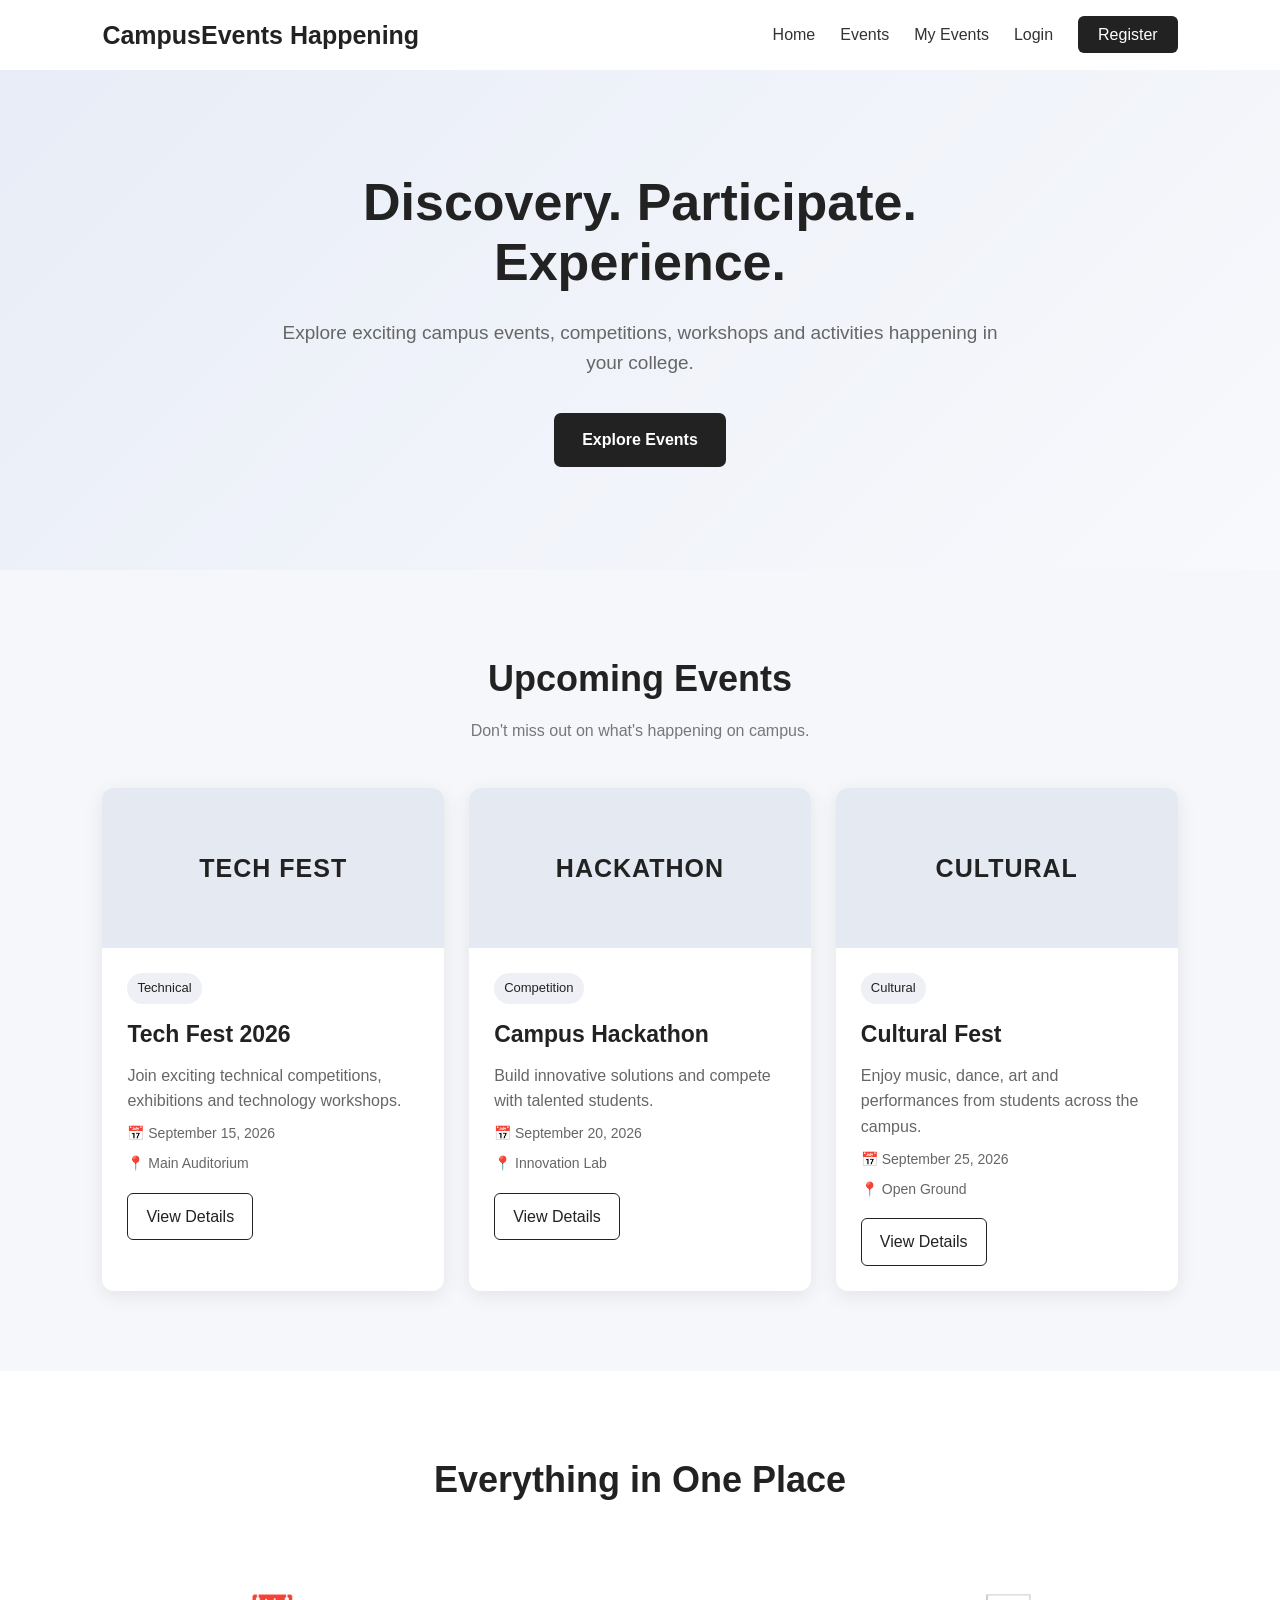
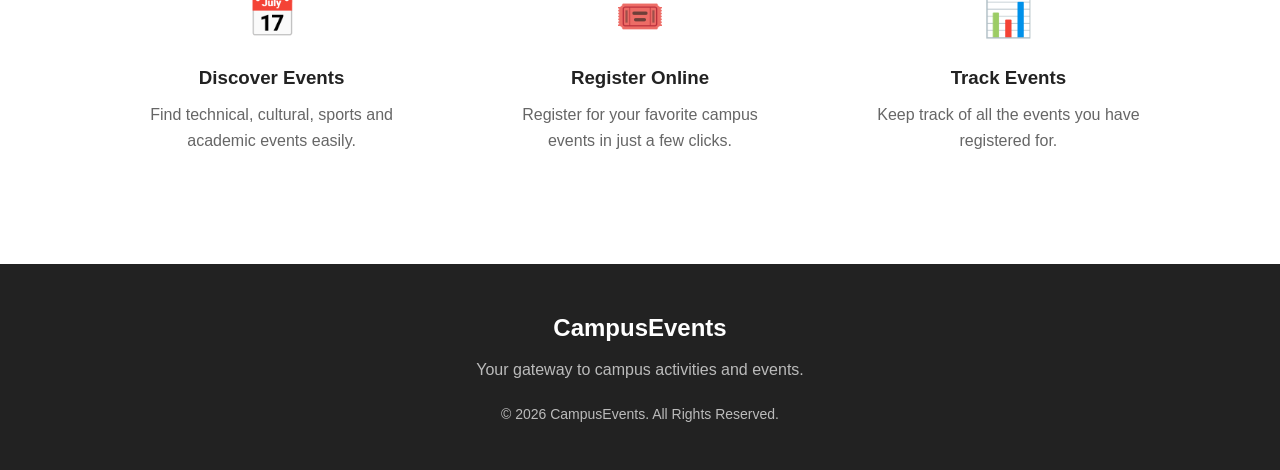
<file: frontend/frontend/index.html>
<!DOCTYPE html>
<html lang="en">
<head>
    <meta charset="UTF-8">
    <meta name="viewport" content="width=device-width, initial-scale=1.0">
    <title>Campus Events</title>

    <link rel="stylesheet" href="css/style.css">
</head>

<body>

    <!-- Navigation Bar -->
    <header>
        <nav class="navbar">
            <div class="logo">CampusEvents Happening</div>

            <ul class="nav-links">
    <li><a href="index.html">Home</a></li>
    <li><a href="events.html">Events</a></li>
    <li><a href="my-events.html">My Events</a></li>
    <li><a href="login.html">Login</a></li>
    <li><a href="register.html" class="nav-button">Register</a></li>
</ul>
        </nav>
    </header>


    <!-- Hero Section -->
    <section class="hero">

        <div class="hero-content">

            <h1>Discovery. Participate. Experience.</h1>

            <p>
                Explore exciting campus events, competitions,
                workshops and activities happening in your college.
            </p>

            <a href="events.html" class="primary-button">
                Explore Events
            </a>

        </div>

    </section>


    <!-- Upcoming Events -->
    <section class="events-section">

        <h2>Upcoming Events</h2>

        <p class="section-description">
            Don't miss out on what's happening on campus.
        </p>

        <div class="event-container">

            <!-- Event 1 -->
            <div class="event-card">

                <div class="event-image">
                    TECH FEST
                </div>

                <div class="event-content">

                    <span class="event-category">
                        Technical
                    </span>

                    <h3>Tech Fest 2026</h3>

                    <p>
                        Join exciting technical competitions,
                        exhibitions and technology workshops.
                    </p>

                    <p class="event-info">
                        📅 September 15, 2026
                    </p>

                    <p class="event-info">
                        📍 Main Auditorium
                    </p>

                    <a href="event-details.html" class="secondary-button">
                        View Details
                    </a>

                </div>

            </div>


            <!-- Event 2 -->
            <div class="event-card">

                <div class="event-image">
                    HACKATHON
                </div>

                <div class="event-content">

                    <span class="event-category">
                        Competition
                    </span>

                    <h3>Campus Hackathon</h3>

                    <p>
                        Build innovative solutions and compete
                        with talented students.
                    </p>

                    <p class="event-info">
                        📅 September 20, 2026
                    </p>

                    <p class="event-info">
                        📍 Innovation Lab
                    </p>

                    <a href="event-details.html" class="secondary-button">
                        View Details
                    </a>

                </div>

            </div>


            <!-- Event 3 -->
            <div class="event-card">

                <div class="event-image">
                    CULTURAL
                </div>

                <div class="event-content">

                    <span class="event-category">
                        Cultural
                    </span>

                    <h3>Cultural Fest</h3>

                    <p>
                        Enjoy music, dance, art and performances
                        from students across the campus.
                    </p>

                    <p class="event-info">
                        📅 September 25, 2026
                    </p>

                    <p class="event-info">
                        📍 Open Ground
                    </p>

                    <a href="event-details.html" class="secondary-button">
                        View Details
                    </a>

                </div>

            </div>

        </div>

    </section>


    <!-- Why Choose Us -->
    <section class="features-section">

        <h2>Everything in One Place</h2>

        <div class="features-container">

            <div class="feature">
                <div class="feature-icon">📅</div>
                <h3>Discover Events</h3>
                <p>
                    Find technical, cultural, sports and
                    academic events easily.
                </p>
            </div>

            <div class="feature">
                <div class="feature-icon">🎟️</div>
                <h3>Register Online</h3>
                <p>
                    Register for your favorite campus events
                    in just a few clicks.
                </p>
            </div>

            <div class="feature">
                <div class="feature-icon">📊</div>
                <h3>Track Events</h3>
                <p>
                    Keep track of all the events you have
                    registered for.
                </p>
            </div>

        </div>

    </section>


    <!-- Footer -->
    <footer>

        <div class="footer-content">

            <h3>CampusEvents</h3>

            <p>
                Your gateway to campus activities and events.
            </p>

            <p class="copyright">
                © 2026 CampusEvents. All Rights Reserved.
            </p>

        </div>

    </footer>


    <script src="js/script.js"></script>

</body>
</html>
</file>
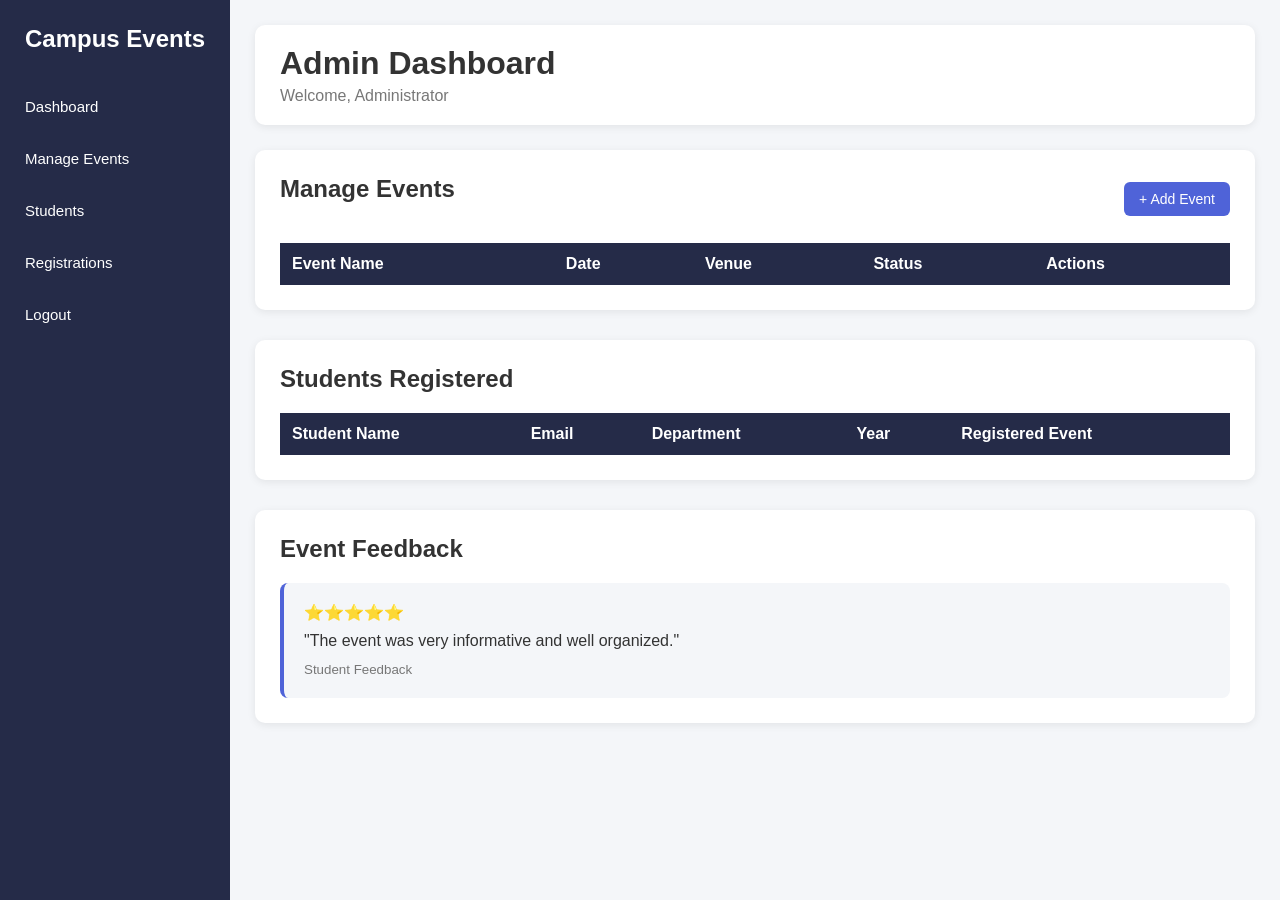
<file: admin (1)/admin/admin-dashboard.html>
<!DOCTYPE html>
<html lang="en">
<head>
    <meta charset="UTF-8">
    <meta name="viewport" content="width=device-width, initial-scale=1.0">

    <title>Campus Connect - Admin Dashboard</title>

    <link rel="stylesheet" href="admin.css">
</head>

<body>

    <!-- Sidebar -->
    <div class="sidebar">

        <h2>Campus Events</h2>

        <ul>
            <li>
                <a href="#dashboard">Dashboard</a>
            </li>

            <li>
                <a href="#events">Manage Events</a>
            </li>

            <li>
                <a href="#students">Students</a>
            </li>

            <li>
                <a href="#registrations">Registrations</a>
            </li>

            <li>
                <a href="admin-login.html">Logout</a>
            </li>
        </ul>

    </div>


    <!-- Main Content -->
    <div class="main-content">

        <!-- Header -->
        <header>

            <div>
                <h1>Admin Dashboard</h1>
                <p>Welcome, Administrator</p>
            </div>

        </header>

        <!-- Manage Events -->
        <section id="events" class="dashboard-section">

            <div class="section-header">

                <h2>Manage Events</h2>

                <button onclick="showAddEventForm()">
                    + Add Event
                </button>

            </div>


            <!-- Add Event Form -->

            <div id="addEventForm" class="add-event-form">

                <h3>Add New Event</h3>

                <label for="eventName">
                    Event Name
                </label>

                <input
                    type="text"
                    id="eventName"
                    placeholder="Enter event name"
                >


                <label for="eventDate">
                    Event Date
                </label>

                <input
                    type="date"
                    id="eventDate"
                >

		<label for="eventTime">
    Event Time
</label>

<input
    type="time"
    id="eventTime"
>


<label for="eventDescription">
    Description
</label>

<textarea
    id="eventDescription"
    placeholder="Enter event description"
></textarea>


<label for="eventCategory">
    Category
</label>

<select id="eventCategory">

    <option value="">
        Select category
    </option>

    <option value="Technical">
        Technical
    </option>

    <option value="Cultural">
        Cultural
    </option>

    <option value="Sports">
        Sports
    </option>

    <option value="Workshop">
        Workshop
    </option>

    <option value="Other">
        Other
    </option>

</select>



                <label for="eventVenue">
                    Venue
                </label>

                <input
                    type="text"
                    id="eventVenue"
                    placeholder="Enter venue"
                >


                <label for="eventStatus">
                    Event Status
                </label>

                <select id="eventStatus">

                    <option value="upcoming">
                        Upcoming
                    </option>

                    <option value="ongoing">
                        Ongoing
                    </option>

                    <option value="completed">
                        Completed
                    </option>

                </select>


                <div class="form-buttons">

                    <button onclick="saveNewEvent()">
                        Save Event
                    </button>

                    <button
                        class="cancel-button"
                        onclick="hideAddEventForm()"
                    >
                        Cancel
                    </button>

                </div>

            </div>


            <!-- Edit Event Form -->

            <div id="editEventForm" class="add-event-form">

                <h3>Edit Event</h3>

                <input type="hidden" id="editEventRow">

                <label for="editEventName">
                    Event Name
                </label>

                <input
                    type="text"
                    id="editEventName"
                    placeholder="Enter event name"
                >


                <label for="editEventDate">
                    Event Date
                </label>

                <input
                    type="date"
                    id="editEventDate"
                >


                <label for="editEventVenue">
                    Venue
                </label>

                <input
                    type="text"
                    id="editEventVenue"
                    placeholder="Enter venue"
                >


                <label for="editEventStatus">
                    Event Status
                </label>

                <select id="editEventStatus">

                    <option value="upcoming">
                        Upcoming
                    </option>

                    <option value="ongoing">
                        Ongoing
                    </option>

                    <option value="completed">
                        Completed
                    </option>

                </select>


                <div class="form-buttons">

                    <button onclick="updateEvent()">
                        Update Event
                    </button>

                    <button
                        class="cancel-button"
                        onclick="hideEditEventForm()"
                    >
                        Cancel
                    </button>

                </div>

            </div>


            <!-- Events Table -->

            <table>

                <thead>

                    <tr>
                        <th>Event Name</th>
                        <th>Date</th>
                        <th>Venue</th>
                        <th>Status</th>
                        <th>Actions</th>
                    </tr>

                </thead>

                <!-- Events will be loaded from MySQL -->

                <tbody id="eventTable">
                </tbody>

            </table>

        </section>


        
        <section class="dashboard-section">

    <h2>Students Registered</h2>

    <table>

        <thead>
            <tr>
                <th>Student Name</th>
                <th>Email</th>
                <th>Department</th>
                <th>Year</th>
                <th>Registered Event</th>
            </tr>
        </thead>

        <tbody id="studentsTableBody">
        </tbody>

    </table>

</section>
        <!-- Feedback -->

        <section id="feedback" class="dashboard-section">

            <h2>Event Feedback</h2>

            <div class="feedback-box">

                <p>
                    ⭐⭐⭐⭐⭐
                </p>

                <p>
                    "The event was very informative and well organized."
                </p>

                <small>
                    Student Feedback
                </small>

            </div>

        </section>

    </div>




    <script src="admin.js"></script>

</body>

</html>
</file>
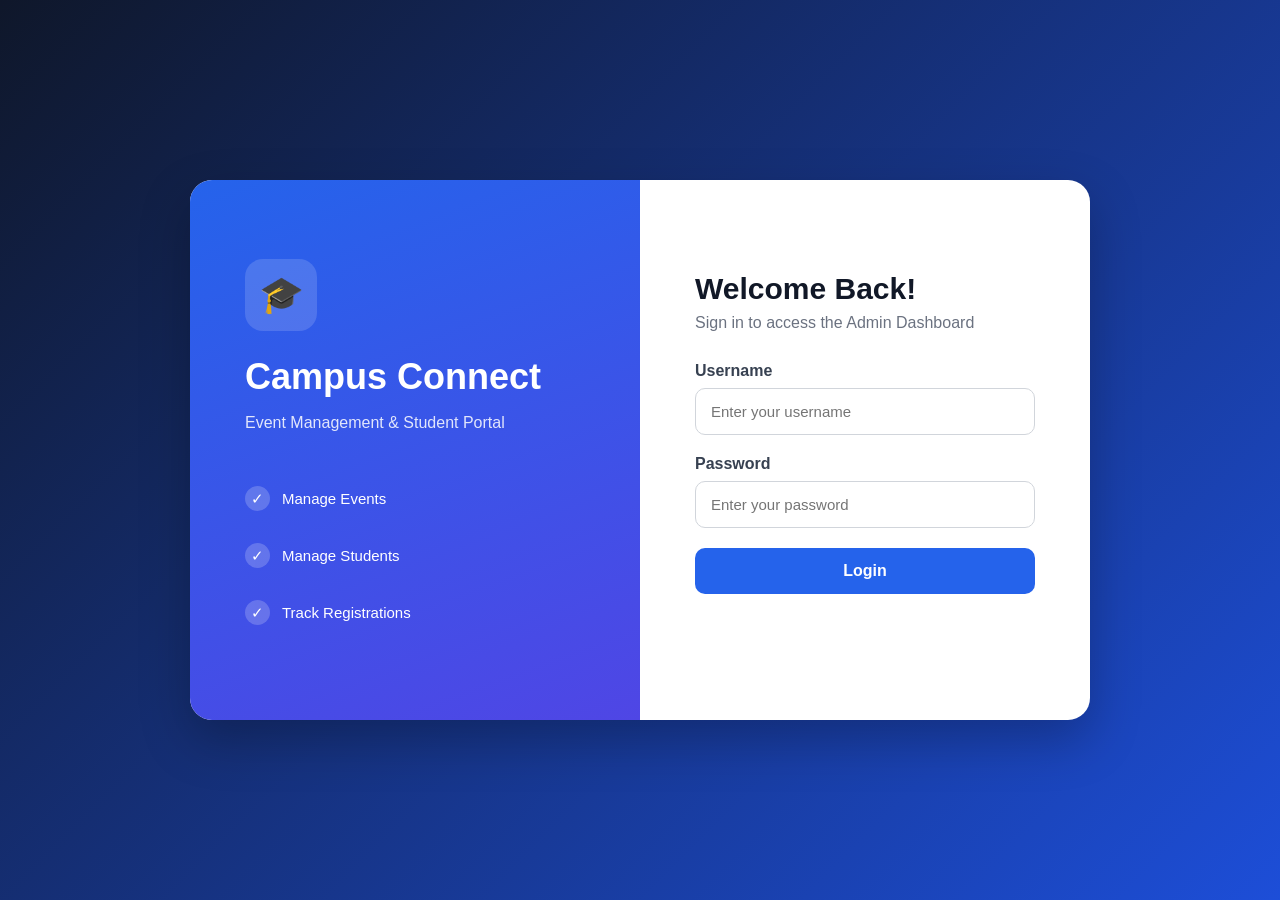
<file: admin (1)/admin/admin-login.html>
<!DOCTYPE html>
<html lang="en">

<head>
    <meta charset="UTF-8">
    <meta name="viewport" content="width=device-width, initial-scale=1.0">

    <title>Admin Login</title>

    <link rel="stylesheet" href="admin.css">
</head>

<body class="login-page">

    <div class="login-container">

        <div class="login-left">

            <div class="login-logo">
                🎓
            </div>

            <h1>Campus Connect</h1>

            <p>
                Event Management &amp; Student Portal
            </p>

            <div class="login-info">
                <span>✓</span>
                Manage Events
            </div>

            <div class="login-info">
                <span>✓</span>
                Manage Students
            </div>

            <div class="login-info">
                <span>✓</span>
                Track Registrations
            </div>

        </div>


        <div class="login-right">

            <h2>Welcome Back!</h2>

            <p class="login-subtitle">
                Sign in to access the Admin Dashboard
            </p>


            <form id="loginForm">

                <label for="username">
                    Username
                </label>

                <input
                    type="text"
                    id="username"
                    placeholder="Enter your username"
                    required
                >


                <label for="password">
                    Password
                </label>

                <input
                    type="password"
                    id="password"
                    placeholder="Enter your password"
                    required
                >


                <button type="submit">
                    Login
                </button>

            </form>

            <p id="loginMessage"></p>

        </div>

    </div>


    <script src="admin.js"></script>

</body>

</html>
</file>
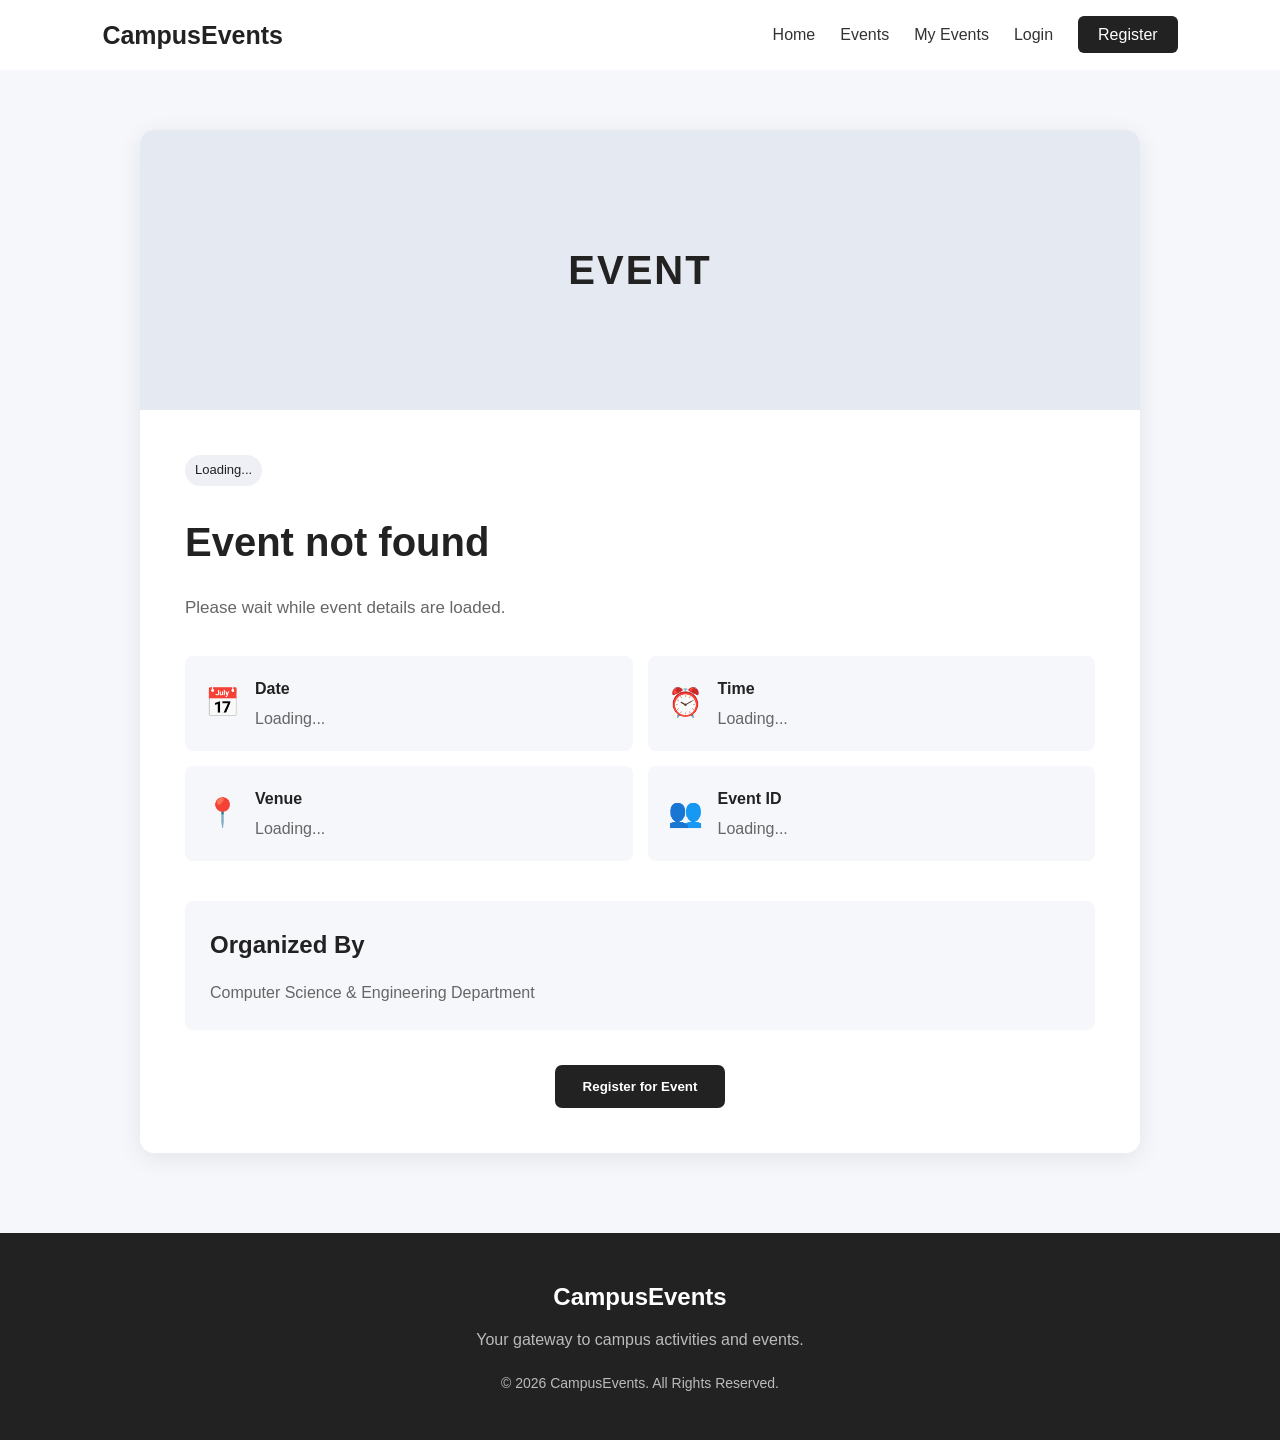
<file: frontend/frontend/event-details.html>
<!DOCTYPE html>
<html lang="en">

<head>
    <meta charset="UTF-8">
    <meta name="viewport" content="width=device-width, initial-scale=1.0">

    <title>Event Details - CampusEvents</title>

    <link rel="stylesheet" href="css/style.css">
</head>

<body>

    <!-- Navigation -->
    <header>

        <nav class="navbar">

            <div class="logo">
                CampusEvents
            </div>

            <ul class="nav-links">
                <li><a href="index.html">Home</a></li>
                <li><a href="events.html">Events</a></li>
                <li><a href="my-events.html">My Events</a></li>
                <li><a href="login.html">Login</a></li>
                <li><a href="register.html" class="nav-button">Register</a></li>
            </ul>

        </nav>

    </header>


    <!-- Event Details -->
    <main class="event-details-page">

        <div class="event-details-container">

            <div class="event-details-image" id="eventImage">
                EVENT
            </div>

            <div class="event-details-content">

                <span class="event-category" id="eventCategory">
                    Loading...
                </span>

                <h1 id="eventTitle">
                    Loading event...
                </h1>

                <p class="event-description" id="eventDescription">
                    Please wait while event details are loaded.
                </p>


                <!-- Event Information -->

                <div class="event-info-grid">

                    <div class="event-info-box">

                        <span class="info-icon">📅</span>

                        <div>
                            <strong>Date</strong>
                            <p id="eventDate">Loading...</p>
                        </div>

                    </div>


                    <div class="event-info-box">

                        <span class="info-icon">⏰</span>

                        <div>
                            <strong>Time</strong>
                            <p id="eventTime">Loading...</p>
                        </div>

                    </div>


                    <div class="event-info-box">

                        <span class="info-icon">📍</span>

                        <div>
                            <strong>Venue</strong>
                            <p id="eventVenue">Loading...</p>
                        </div>

                    </div>


                    <div class="event-info-box">

                        <span class="info-icon">👥</span>

                        <div>
                            <strong>Event ID</strong>
                            <p id="eventId">Loading...</p>
                        </div>

                    </div>

                </div>


                <!-- Organizer -->

                <div class="event-organizer">

                    <h2>Organized By</h2>

                    <p>
                        Computer Science & Engineering Department
                    </p>

                </div>


                <!-- Register -->

                <div class="event-register">

                    <button
                        class="primary-button"
                        id="registerEventButton"
                    >
                        Register for Event
                    </button>

                </div>

            </div>

        </div>

    </main>


    <!-- Footer -->

    <footer>

        <div class="footer-content">

            <h3>CampusEvents</h3>

            <p>
                Your gateway to campus activities and events.
            </p>

            <p class="copyright">
                © 2026 CampusEvents. All Rights Reserved.
            </p>

        </div>

    </footer>


    <script src="js/script.js"></script>

</body>

</html>
</file>
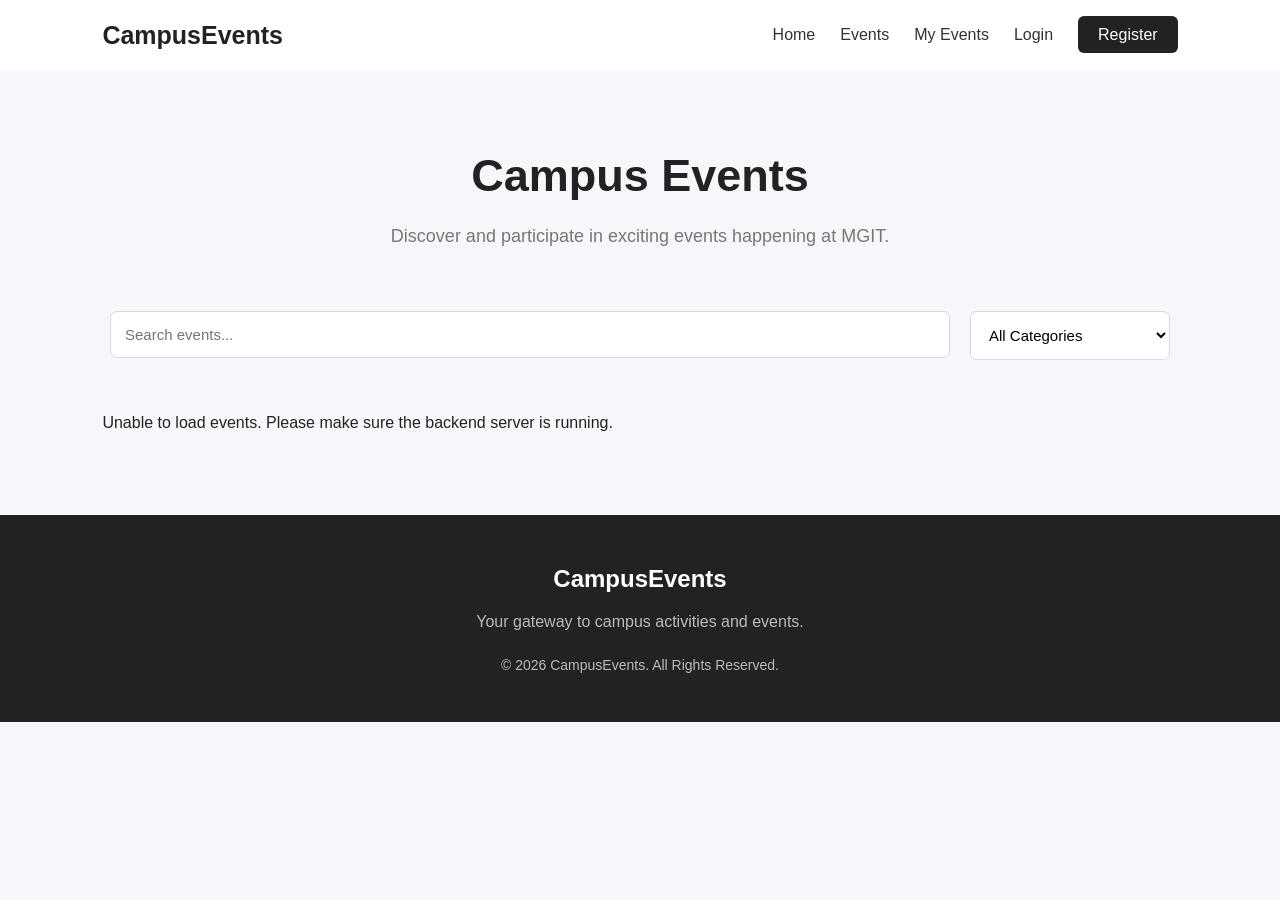
<file: frontend/frontend/events.html>
<!DOCTYPE html>
<html lang="en">

<head>
    <meta charset="UTF-8">
    <meta name="viewport" content="width=device-width, initial-scale=1.0">

    <title>Events - CampusEvents</title>

    <link rel="stylesheet" href="css/style.css">
</head>

<body>

    <!-- Navigation -->
    <header>

        <nav class="navbar">

            <div class="logo">
                CampusEvents
            </div>

            <ul class="nav-links">
                <li><a href="index.html">Home</a></li>
                <li><a href="events.html">Events</a></li>
                <li><a href="my-events.html">My Events</a></li>
                <li><a href="login.html">Login</a></li>
                <li><a href="register.html" class="nav-button">Register</a></li>
            </ul>

        </nav>

    </header>


    <!-- Events Header -->
    <section class="events-header">

        <h1>Campus Events</h1>

        <p>
            Discover and participate in exciting events happening at MGIT.
        </p>

    </section>


    <!-- Search and Filter -->
    <section class="event-controls">

        <div class="search-box">

            <input
                type="text"
                id="eventSearch"
                placeholder="Search events..."
            >

        </div>


        <div class="filter-box">

            <select id="categoryFilter">

                <option value="all">
                    All Categories
                </option>

                <option value="technical">
                    Technical
                </option>

                <option value="cultural">
                    Cultural
                </option>

                <option value="sports">
                    Sports
                </option>

                <option value="workshop">
                    Workshop
                </option>

            </select>

        </div>

    </section>


    <!-- Events -->
    <section class="all-events-section">

        <div
            class="all-events-container"
            id="eventsContainer"
        >

            <!-- Events will be loaded from MySQL -->

        </div>

    </section>


    <!-- No Results Message -->

    <div
        id="noResults"
        class="no-results"
        style="display: none;"
    >
        No events found.
    </div>


    <!-- Footer -->

    <footer>

        <div class="footer-content">

            <h3>CampusEvents</h3>

            <p>
                Your gateway to campus activities and events.
            </p>

            <p class="copyright">
                © 2026 CampusEvents. All Rights Reserved.
            </p>

        </div>

    </footer>


    <script src="js/script.js"></script>

</body>

</html>
</file>
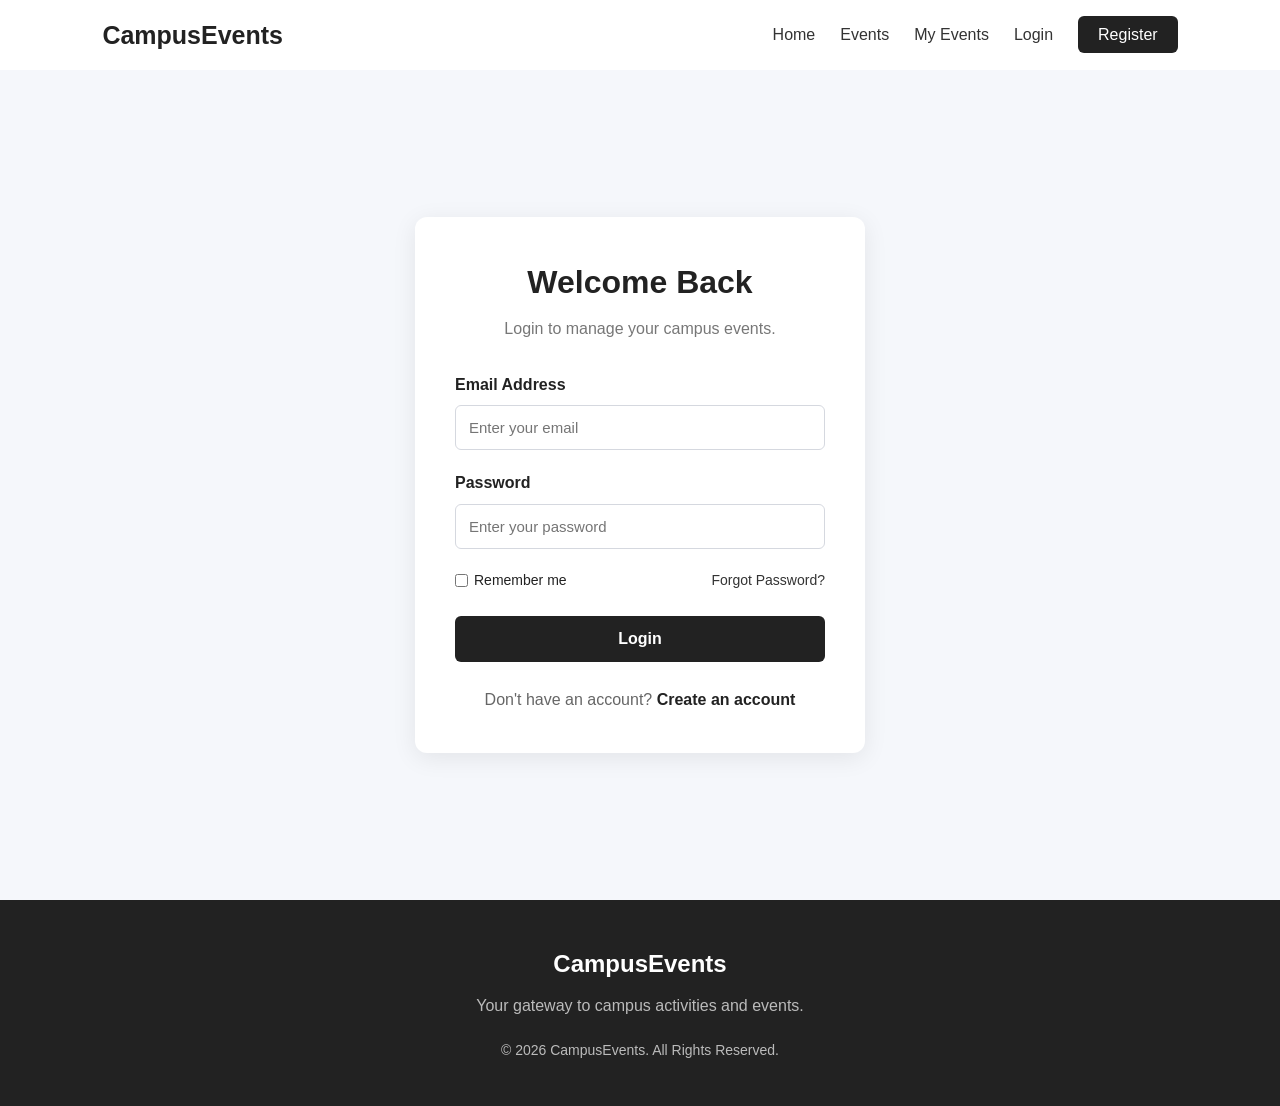
<file: frontend/frontend/login.html>
<!DOCTYPE html>
<html lang="en">
<head>
    <meta charset="UTF-8">
    <meta name="viewport" content="width=device-width, initial-scale=1.0">

    <title>Login - CampusEvents</title>

    <link rel="stylesheet" href="css/style.css">
</head>

<body>

    <!-- Navigation -->
    <header>
        <nav class="navbar">

            <div class="logo">
                CampusEvents
            </div>

            <ul class="nav-links">
    <li><a href="index.html">Home</a></li>
    <li><a href="events.html">Events</a></li>
    <li><a href="my-events.html">My Events</a></li>
    <li><a href="login.html">Login</a></li>
    <li><a href="register.html" class="nav-button">Register</a></li>
</ul>

        </nav>
    </header>


    <!-- Login Section -->
    <main class="auth-section">

        <div class="auth-container">

            <div class="auth-header">

                <h1>Welcome Back</h1>

                <p>
                    Login to manage your campus events.
                </p>

            </div>


            <!-- Login Form -->
            <form id="loginForm">

                <div class="form-group">

                    <label for="email">
                        Email Address
                    </label>

                    <input
                        type="email"
                        id="email"
                        placeholder="Enter your email"
                        required
                    >

                </div>


                <div class="form-group">

                    <label for="password">
                        Password
                    </label>

                    <input
                        type="password"
                        id="password"
                        placeholder="Enter your password"
                        required
                    >

                </div>


                <div class="form-options">

                    <label class="remember-me">

                        <input
                            type="checkbox"
                            id="remember"
                        >

                        Remember me

                    </label>

                    <a href="#">
                        Forgot Password?
                    </a>

                </div>


                <button
                    type="submit"
                    class="auth-button"
                >
                    Login
                </button>

            </form>


            <div class="auth-footer">

                <p>
                    Don't have an account?
                    <a href="register.html">
                        Create an account
                    </a>
                </p>

            </div>

        </div>

    </main>


    <!-- Footer -->
    <footer>

        <div class="footer-content">

            <h3>CampusEvents</h3>

            <p>
                Your gateway to campus activities and events.
            </p>

            <p class="copyright">
                © 2026 CampusEvents. All Rights Reserved.
            </p>

        </div>

    </footer>


    <script src="js/script.js"></script>

</body>
</html>
</file>
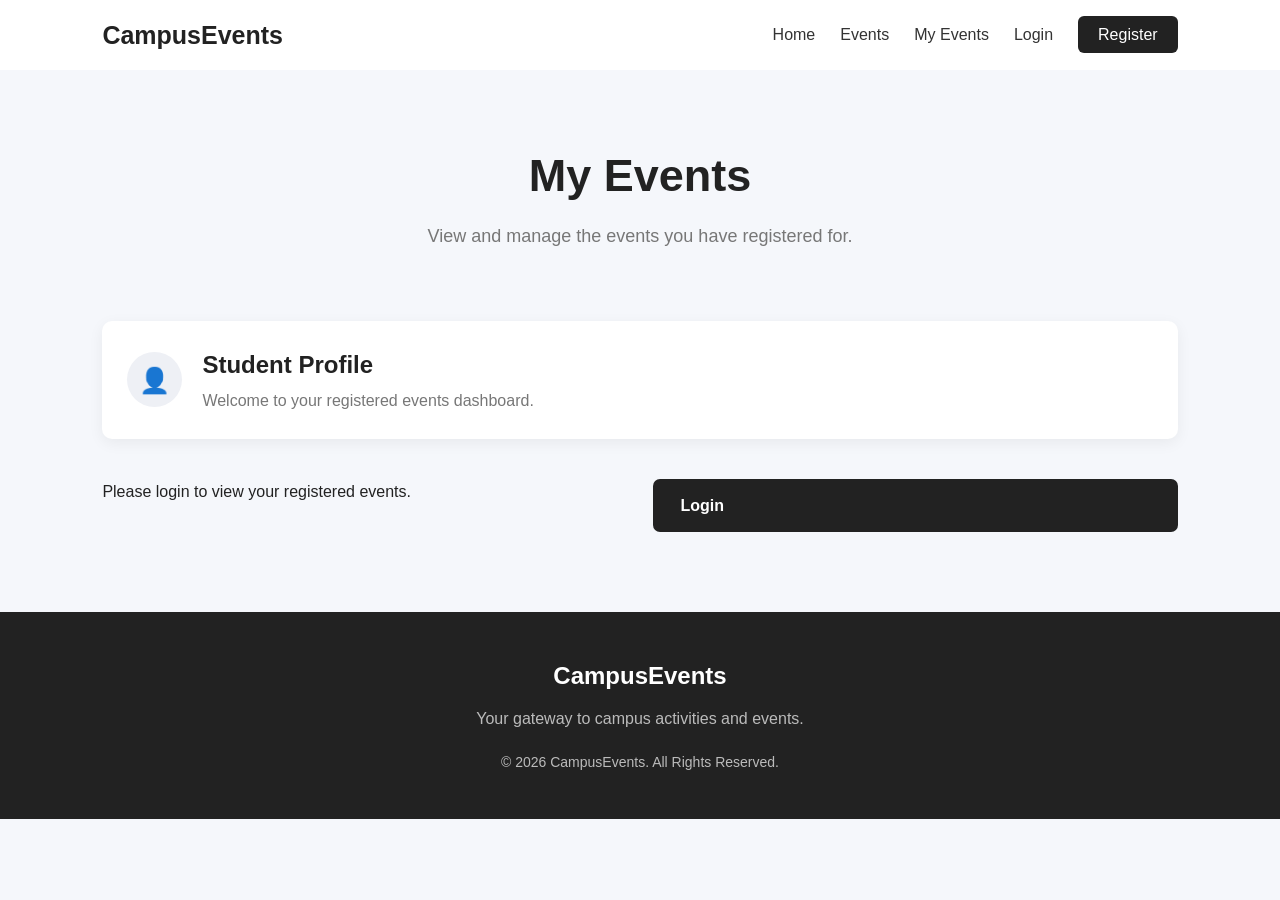
<file: frontend/frontend/my-events.html>
<!DOCTYPE html>
<html lang="en">

<head>
    <meta charset="UTF-8">
    <meta name="viewport" content="width=device-width, initial-scale=1.0">

    <title>My Events - CampusEvents</title>

    <link rel="stylesheet" href="css/style.css">
</head>

<body>

    <!-- Navigation -->
    <header>

        <nav class="navbar">

            <div class="logo">
                CampusEvents
            </div>

            <ul class="nav-links">
                <li><a href="index.html">Home</a></li>
                <li><a href="events.html">Events</a></li>
                <li><a href="my-events.html">My Events</a></li>
                <li><a href="login.html">Login</a></li>
                <li><a href="register.html" class="nav-button">Register</a></li>
            </ul>
        </nav>

    </header>


    <!-- My Events Header -->

    <section class="events-header">

        <h1>My Events</h1>

        <p>
            View and manage the events you have registered for.
        </p>

    </section>


    <!-- Student Information -->

    <section class="student-profile">

        <div class="profile-card">

            <div class="profile-icon">
                👤
            </div>

            <div>

                <h2>Student Profile</h2>

                <p id="studentWelcome">
                    Welcome to your registered events dashboard.
                </p>

            </div>

        </div>

    </section>


    <!-- Registered Events -->

    <section class="my-events-section">

        <div
            class="my-events-container"
            id="myEventsContainer"
        >

            <p>
                Loading your events...
            </p>

        </div>

    </section>


    <!-- Footer -->

    <footer>

        <div class="footer-content">

            <h3>CampusEvents</h3>

            <p>
                Your gateway to campus activities and events.
            </p>

            <p class="copyright">
                © 2026 CampusEvents. All Rights Reserved.
            </p>

        </div>

    </footer>


    <script src="js/script.js"></script>

</body>

</html>
</file>
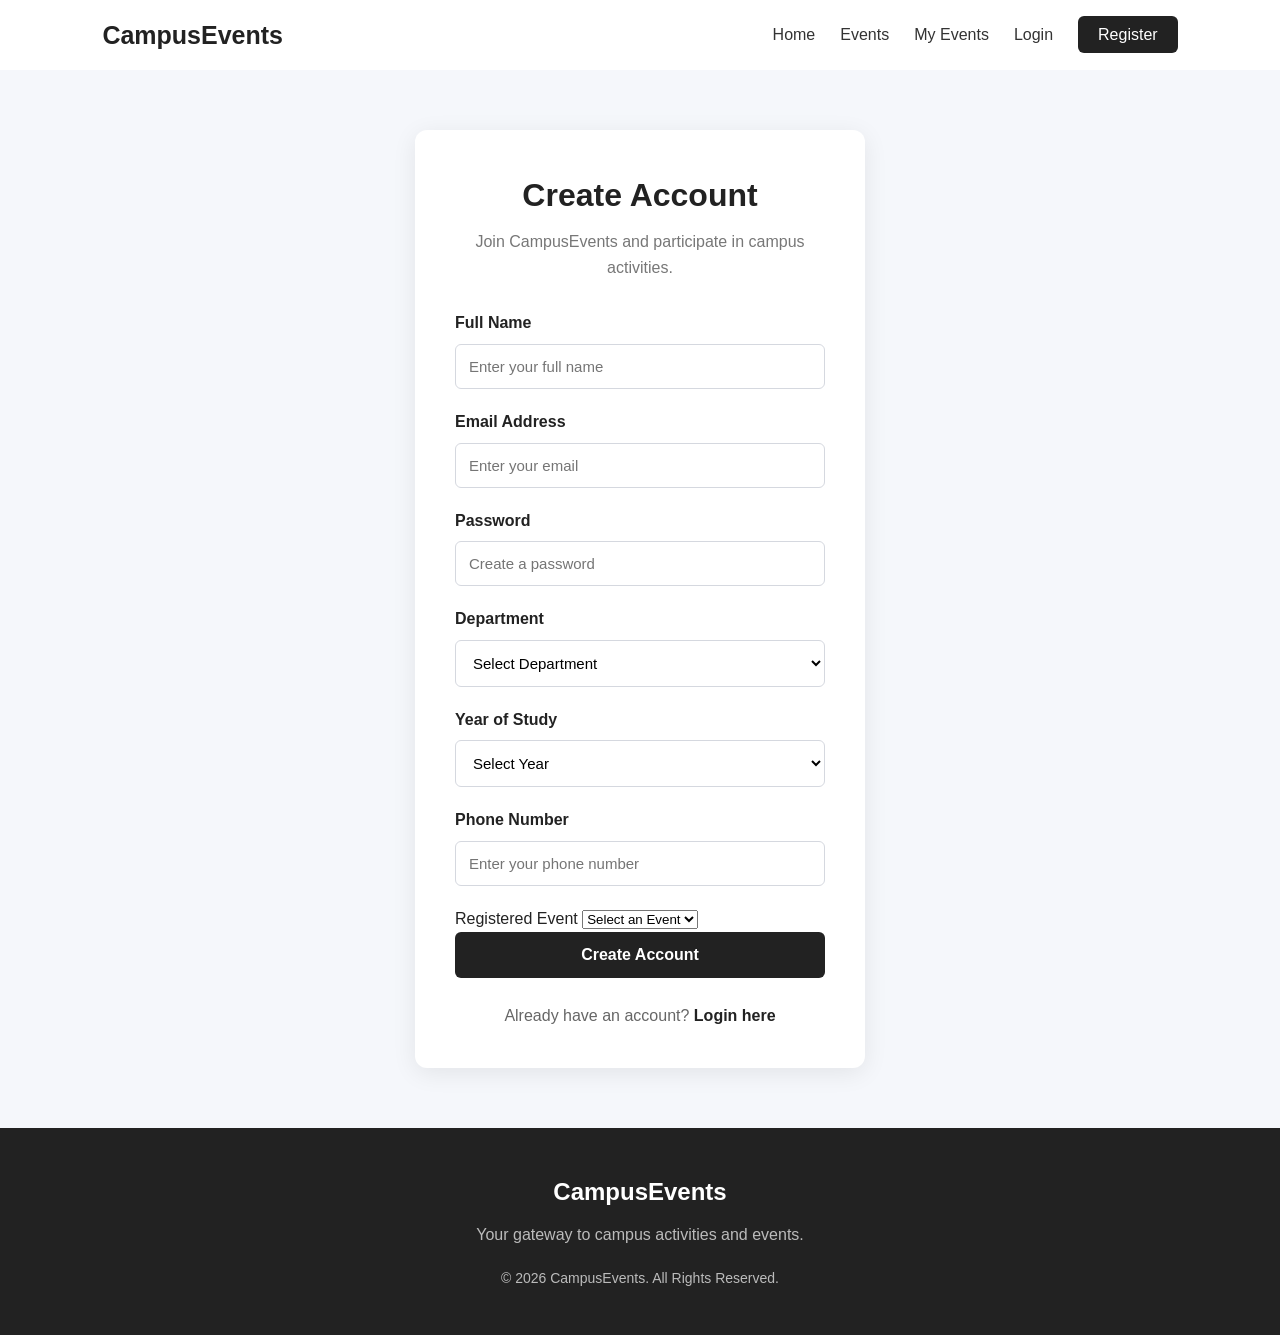
<file: frontend/frontend/register.html>
<!DOCTYPE html>
<html lang="en">

<head>
    <meta charset="UTF-8">
    <meta name="viewport" content="width=device-width, initial-scale=1.0">

    <title>Register - CampusEvent</title>

    <link rel="stylesheet" href="css/style.css">
</head>

<body>

    <!-- Navigation -->
    <header>

        <nav class="navbar">

            <div class="logo">
                CampusEvents
            </div>

            <ul class="nav-links">
    <li><a href="index.html">Home</a></li>
    <li><a href="events.html">Events</a></li>
    <li><a href="my-events.html">My Events</a></li>
    <li><a href="login.html">Login</a></li>
    <li><a href="register.html" class="nav-button">Register</a></li>
</ul>

        </nav>

    </header>


    <!-- Registration Section -->
    <main class="auth-section">

        <div class="auth-container">

            <div class="auth-header">

                <h1>Create Account</h1>

                <p>
                    Join CampusEvents and participate in campus activities.
                </p>

            </div>


            <!-- Registration Form -->
            <form id="registerForm">

                <!-- Full Name -->
                <div class="form-group">

                    <label for="name">
                        Full Name
                    </label>

                    <input
                        type="text"
                        id="name"
                        name="name"
                        placeholder="Enter your full name"
                        required
                    >

                </div>


                <!-- Email -->
                <div class="form-group">

                    <label for="registerEmail">
                        Email Address
                    </label>

                    <input
                        type="email"
                        id="registerEmail"
                        name="email"
                        placeholder="Enter your email"
                        required
                    >

                </div>


                <!-- Password -->
                <div class="form-group">

                    <label for="registerPassword">
                        Password
                    </label>

                    <input
                        type="password"
                        id="registerPassword"
                        name="password"
                        placeholder="Create a password"
                        minlength="6"
                        required
                    >

                </div>


                <!-- Department -->
                <div class="form-group">

                    <label for="department">
                        Department
                    </label>

                    <select
                        id="department"
                        name="department"
                        required
                    >

                        <option value="">
                            Select Department
                        </option>

                        <option value="CSE">
                            Computer Science & Engineering
                        </option>

                        <option value="ECE">
                            Electronics & Communication
                        </option>

                        <option value="EEE">
                            Electrical & Electronics
                        </option>

                        <option value="MECH">
                            Mechanical Engineering
                        </option>

                        <option value="CIVIL">
                            Civil Engineering
                        </option>

                        <option value="IT">
                            Information Technology
                        </option>

                    </select>

                </div>


                <!-- Year -->
                <div class="form-group">

                    <label for="year">
                        Year of Study
                    </label>

                    <select
                        id="year"
                        name="year"
                        required
                    >

                        <option value="">
                            Select Year
                        </option>

                        <option value="1">
                            First Year
                        </option>

                        <option value="2">
                            Second Year
                        </option>

                        <option value="3">
                            Third Year
                        </option>

                        <option value="4">
                            Fourth Year
                        </option>

                    </select>

                </div>


                <!-- Phone -->
                <div class="form-group">

                    <label for="phone">
                        Phone Number
                    </label>

                    <input
                        type="tel"
                        id="phone"
                        name="phone"
                        placeholder="Enter your phone number"
                        pattern="[0-9]{10}"
                        maxlength="10"
                        required
                    >

                </div>

		<label for="registeredEvent">Registered Event</label>

<select id="registeredEvent" name="registeredEvent" required>
    <option value="">Select an Event</option>
</select>


                <!-- Register Button -->
                <button
                    type="submit"
                    class="auth-button"
                >
                    Create Account
                </button>

            </form>


            <!-- Login Link -->
            <div class="auth-footer">

                <p>

                    Already have an account?

                    <a href="login.html">
                        Login here
                    </a>

                </p>

            </div>

        </div>

    </main>


    <!-- Footer -->
    <footer>

        <div class="footer-content">

            <h3>CampusEvents</h3>

            <p>
                Your gateway to campus activities and events.
            </p>

            <p class="copyright">
                © 2026 CampusEvents. All Rights Reserved.
            </p>

        </div>

    </footer>


    <script src="js/script.js"></script>

</body>

</html>
</file>
<file: frontend/frontend/css/style.css>
/* ==========================================
   CAMPUS EVENT MANAGEMENT SYSTEM
   COMPLETE FRONTEND STYLESHEET
========================================== */


/* ==========================================
   GENERAL
========================================== */

* {
    margin: 0;
    padding: 0;
    box-sizing: border-box;
}

body {
    font-family: Arial, Helvetica, sans-serif;
    background-color: #f5f7fb;
    color: #222;
    line-height: 1.6;
}

a {
    text-decoration: none;
}

button,
input,
select {
    font-family: inherit;
}


/* ==========================================
   NAVIGATION BAR
========================================== */

.navbar {
    min-height: 70px;
    background-color: #ffffff;

    display: flex;
    align-items: center;
    justify-content: space-between;

    padding: 0 8%;

    box-shadow: 0 2px 10px rgba(0, 0, 0, 0.08);
}

.logo {
    font-size: 25px;
    font-weight: bold;
    color: #222;
}

.nav-links {
    list-style: none;

    display: flex;
    align-items: center;

    gap: 25px;
}

.nav-links a {
    color: #333;
    font-weight: 500;
}

.nav-links a:hover {
    opacity: 0.65;
}

.nav-button {
    padding: 10px 20px;

    border-radius: 6px;

    background-color: #222;

    color: white !important;
}


/* ==========================================
   HOME — HERO
========================================== */

.hero {
    min-height: 500px;

    display: flex;
    align-items: center;
    justify-content: center;

    text-align: center;

    padding: 60px 20px;

    background: linear-gradient(
        135deg,
        #e8edf7,
        #f8f9fc
    );
}

.hero-content {
    max-width: 750px;
}

.hero h1 {
    font-size: 52px;

    line-height: 1.15;

    margin-bottom: 25px;
}

.hero p {
    font-size: 19px;

    color: #666;

    margin-bottom: 35px;
}


/* ==========================================
   BUTTONS
========================================== */

.primary-button {
    display: inline-block;

    padding: 14px 28px;

    background-color: #222;
    color: white;

    border-radius: 7px;

    font-weight: bold;

    border: none;

    cursor: pointer;
}

.primary-button:hover {
    opacity: 0.8;
}

.secondary-button {
    display: inline-block;

    margin-top: 18px;

    padding: 10px 18px;

    border: 1px solid #222;

    color: #222;

    border-radius: 6px;
}

.secondary-button:hover {
    background-color: #222;
    color: white;
}


/* ==========================================
   HOME — EVENTS
========================================== */

.events-section {
    padding: 80px 8%;

    text-align: center;
}

.events-section h2,
.features-section h2 {
    font-size: 36px;

    margin-bottom: 10px;
}

.section-description {
    color: #777;

    margin-bottom: 45px;
}

.event-container {
    display: grid;

    grid-template-columns: repeat(3, 1fr);

    gap: 25px;

    text-align: left;
}

.event-card {
    background-color: white;

    border-radius: 12px;

    overflow: hidden;

    box-shadow:
        0 5px 20px rgba(0, 0, 0, 0.08);

    transition: transform 0.2s ease;
}

.event-card:hover {
    transform: translateY(-5px);
}

.event-image {
    height: 160px;

    display: flex;
    align-items: center;
    justify-content: center;

    background-color: #e5e9f2;

    font-size: 25px;

    font-weight: bold;

    letter-spacing: 1px;
}

.event-content {
    padding: 25px;
}

.event-category {
    display: inline-block;

    font-size: 13px;

    padding: 5px 10px;

    background-color: #eef0f5;

    border-radius: 20px;

    margin-bottom: 12px;
}

.event-content h3 {
    font-size: 23px;

    margin-bottom: 10px;
}

.event-content p {
    color: #666;
}

.event-info {
    font-size: 14px;

    margin-top: 8px;
}


/* ==========================================
   HOME — FEATURES
========================================== */

.features-section {
    background-color: white;

    padding: 80px 8%;

    text-align: center;
}

.features-container {
    display: grid;

    grid-template-columns: repeat(3, 1fr);

    gap: 30px;

    margin-top: 45px;
}

.feature {
    padding: 30px;
}

.feature-icon {
    font-size: 40px;

    margin-bottom: 15px;
}

.feature h3 {
    margin-bottom: 10px;
}

.feature p {
    color: #666;
}


/* ==========================================
   EVENTS PAGE HEADER
========================================== */

.events-header {
    text-align: center;

    padding: 70px 20px 40px;

    background-color: #f5f7fb;
}

.events-header h1 {
    font-size: 45px;

    margin-bottom: 10px;
}

.events-header p {
    color: #777;

    font-size: 18px;
}


/* ==========================================
   EVENT SEARCH + FILTER
========================================== */

.event-controls {
    max-width: 1100px;

    margin: 0 auto;

    padding: 20px;

    display: flex;

    justify-content: space-between;

    gap: 20px;
}

.search-box {
    flex: 1;
}

.search-box input {
    width: 100%;

    padding: 14px;

    border: 1px solid #d5d8df;

    border-radius: 7px;

    font-size: 15px;

    outline: none;
}

.search-box input:focus {
    border-color: #222;
}

.filter-box select {
    width: 200px;

    padding: 14px;

    border: 1px solid #d5d8df;

    border-radius: 7px;

    font-size: 15px;

    background-color: white;

    cursor: pointer;
}


/* ==========================================
   ALL EVENTS
========================================== */

.all-events-section {
    padding: 30px 8% 80px;
}

.all-events-container {
    max-width: 1100px;

    margin: auto;

    display: grid;

    grid-template-columns: repeat(2, 1fr);

    gap: 25px;
}

.full-event-card {
    background-color: white;

    border-radius: 12px;

    overflow: hidden;

    box-shadow:
        0 5px 20px rgba(0, 0, 0, 0.08);

    transition: transform 0.2s ease;
}

.full-event-card:hover {
    transform: translateY(-5px);
}

.full-event-image {
    height: 170px;

    display: flex;
    align-items: center;
    justify-content: center;

    background-color: #e5e9f2;

    font-size: 25px;

    font-weight: bold;

    letter-spacing: 1px;
}

.full-event-content {
    padding: 25px;
}

.full-event-content h2 {
    margin: 10px 0;

    font-size: 24px;
}

.full-event-content > p {
    color: #666;

    margin-bottom: 18px;
}

.event-details {
    display: flex;

    flex-direction: column;

    gap: 7px;

    font-size: 14px;

    color: #555;
}

.no-results {
    display: none;

    text-align: center;

    padding: 40px;

    color: #777;

    font-size: 18px;
}


/* ==========================================
   LOGIN / REGISTER
========================================== */

.auth-section {
    min-height: calc(100vh - 70px);

    display: flex;

    justify-content: center;

    align-items: center;

    padding: 60px 20px;

    background-color: #f5f7fb;
}

.auth-container {
    width: 100%;

    max-width: 450px;

    background-color: white;

    padding: 40px;

    border-radius: 12px;

    box-shadow:
        0 5px 25px rgba(0, 0, 0, 0.08);
}

.auth-header {
    text-align: center;

    margin-bottom: 30px;
}

.auth-header h1 {
    font-size: 32px;

    margin-bottom: 8px;
}

.auth-header p {
    color: #777;
}

.form-group {
    margin-bottom: 20px;
}

.form-group label {
    display: block;

    margin-bottom: 8px;

    font-weight: 600;
}

.form-group input,
.form-group select {
    width: 100%;

    padding: 13px;

    border: 1px solid #d5d8df;

    border-radius: 6px;

    font-size: 15px;

    outline: none;

    background-color: white;
}

.form-group input:focus,
.form-group select:focus {
    border-color: #222;
}

.form-options {
    display: flex;

    justify-content: space-between;

    align-items: center;

    margin-bottom: 25px;

    font-size: 14px;
}

.form-options a {
    color: #333;
}

.remember-me {
    display: flex;

    align-items: center;

    gap: 6px;
}

.auth-button {
    width: 100%;

    padding: 14px;

    border: none;

    border-radius: 6px;

    background-color: #222;

    color: white;

    font-size: 16px;

    font-weight: bold;

    cursor: pointer;
}

.auth-button:hover {
    opacity: 0.8;
}

.auth-footer {
    text-align: center;

    margin-top: 25px;

    color: #666;
}

.auth-footer a {
    color: #222;

    font-weight: bold;
}


/* ==========================================
   EVENT DETAILS PAGE
========================================== */

.event-details-page {
    padding: 60px 20px 80px;

    background-color: #f5f7fb;
}

.event-details-container {
    max-width: 1000px;

    margin: auto;

    background-color: white;

    border-radius: 14px;

    overflow: hidden;

    box-shadow:
        0 5px 25px rgba(0, 0, 0, 0.08);
}

.event-details-image {
    height: 280px;

    display: flex;

    align-items: center;

    justify-content: center;

    background-color: #e5e9f2;

    font-size: 40px;

    font-weight: bold;

    letter-spacing: 2px;
}

.event-details-content {
    padding: 45px;
}

.event-details-content h1 {
    font-size: 40px;

    margin: 12px 0 20px;
}

.event-description {
    color: #666;

    font-size: 17px;

    max-width: 800px;

    margin-bottom: 35px;
}

.event-info-grid {
    display: grid;

    grid-template-columns: repeat(2, 1fr);

    gap: 15px;

    margin-bottom: 40px;
}

.event-info-box {
    display: flex;

    align-items: center;

    gap: 15px;

    padding: 20px;

    background-color: #f5f7fb;

    border-radius: 8px;
}

.info-icon {
    font-size: 28px;
}

.event-info-box strong {
    display: block;

    margin-bottom: 4px;
}

.event-info-box p {
    color: #666;
}

.event-rules {
    margin-bottom: 35px;
}

.event-rules h2,
.event-organizer h2 {
    margin-bottom: 15px;
}

.event-rules ul {
    padding-left: 25px;

    color: #666;
}

.event-rules li {
    margin-bottom: 8px;
}

.event-organizer {
    padding: 25px;

    background-color: #f5f7fb;

    border-radius: 8px;

    margin-bottom: 35px;
}

.event-organizer p {
    color: #666;
}

.event-register {
    text-align: center;
}


/* ==========================================
   MY EVENTS PAGE
========================================== */

.student-profile {
    padding: 30px 8% 10px;
}

.profile-card {
    max-width: 1100px;

    margin: auto;

    padding: 25px;

    background-color: white;

    border-radius: 10px;

    display: flex;

    align-items: center;

    gap: 20px;

    box-shadow:
        0 4px 15px rgba(0, 0, 0, 0.06);
}

.profile-icon {
    width: 55px;

    height: 55px;

    display: flex;

    align-items: center;

    justify-content: center;

    background-color: #eef0f5;

    border-radius: 50%;

    font-size: 25px;
}

.profile-card h2 {
    margin-bottom: 4px;
}

.profile-card p {
    color: #777;
}

.my-events-section {
    padding: 30px 8% 80px;
}

.my-events-container {
    max-width: 1100px;

    margin: auto;

    display: grid;

    grid-template-columns: repeat(2, 1fr);

    gap: 25px;
}

.registered-event-card {
    background-color: white;

    padding: 30px;

    border-radius: 12px;

    box-shadow:
        0 5px 20px rgba(0, 0, 0, 0.08);
}

.registered-event-header {
    display: flex;

    justify-content: space-between;

    align-items: center;

    margin-bottom: 15px;
}

.registration-status {
    padding: 6px 12px;

    background-color: #eef0f5;

    border-radius: 20px;

    font-size: 13px;

    font-weight: bold;
}

.registered-event-card h2 {
    font-size: 23px;

    margin-bottom: 10px;
}

.registered-event-card > p {
    color: #666;

    margin-bottom: 20px;
}

.registered-event-info {
    display: flex;

    flex-direction: column;

    gap: 8px;

    color: #555;

    font-size: 14px;

    margin-bottom: 20px;
}


/* ==========================================
   FOOTER
========================================== */

footer {
    background-color: #222;

    color: white;

    text-align: center;

    padding: 45px 20px;
}

.footer-content h3 {
    font-size: 24px;

    margin-bottom: 10px;
}

.footer-content p {
    color: #bbb;
}

.copyright {
    margin-top: 20px;

    font-size: 14px;
}


/* ==========================================
   RESPONSIVE DESIGN
========================================== */

@media (max-width: 900px) {

    .event-container {
        grid-template-columns: 1fr;
    }

    .features-container {
        grid-template-columns: 1fr;
    }

    .hero h1 {
        font-size: 40px;
    }

    .navbar {
        padding: 0 5%;
    }

    .nav-links {
        gap: 12px;
    }

}


@media (max-width: 800px) {

    .all-events-container {
        grid-template-columns: 1fr;
    }

    .event-controls {
        flex-direction: column;
    }

    .filter-box select {
        width: 100%;
    }

    .my-events-container {
        grid-template-columns: 1fr;
    }

}


@media (max-width: 700px) {

    .event-details-content {
        padding: 25px;
    }

    .event-details-content h1 {
        font-size: 30px;
    }

    .event-info-grid {
        grid-template-columns: 1fr;
    }

    .event-details-image {
        height: 220px;

        font-size: 28px;
    }

}


@media (max-width: 600px) {

    .navbar {
        height: auto;

        padding: 20px;

        flex-direction: column;

        gap: 15px;
    }

    .nav-links {
        flex-wrap: wrap;

        justify-content: center;
    }

    .hero {
        min-height: 450px;
    }

    .hero h1 {
        font-size: 34px;
    }

    .events-header h1 {
        font-size: 35px;
    }

    .profile-card {
        flex-direction: column;

        text-align: center;
    }

    .registered-event-header {
        align-items: flex-start;

        gap: 10px;

        flex-direction: column;
    }

}
</file>
<file: admin (1)/admin/admin.css>
/* ==============================
   GENERAL SETTINGS
   ============================== */

* {
    margin: 0;
    padding: 0;
    box-sizing: border-box;
}

body {
    font-family: Arial, sans-serif;
    background-color: #f4f6f9;
    color: #333;
}


/* ==============================
   SIDEBAR
   ============================== */

.sidebar {
    position: fixed;
    left: 0;
    top: 0;

    width: 230px;
    height: 100vh;

    background-color: #252b48;
    color: white;

    padding-top: 25px;
}

.sidebar h2 {
    text-align: center;
    margin-bottom: 30px;
}

.sidebar ul {
    list-style: none;
}

.sidebar li {
    margin: 5px 0;
}

.sidebar a {
    display: block;

    padding: 15px 25px;

    color: white;
    text-decoration: none;

    font-size: 15px;
}

.sidebar a:hover {
    background-color: #3b4266;
}


/* ==============================
   MAIN CONTENT
   ============================== */

.main-content {
    margin-left: 230px;
    padding: 25px;
}


/* ==============================
   HEADER
   ============================== */

header {
    background-color: white;

    padding: 20px 25px;

    border-radius: 10px;

    margin-bottom: 25px;

    box-shadow: 0 2px 8px rgba(0, 0, 0, 0.08);
}

header h1 {
    margin-bottom: 5px;
}

header p {
    color: #777;
}


/* ==============================
   DASHBOARD CARDS
   ============================== */

.dashboard-cards {
    display: grid;

    grid-template-columns: repeat(4, 1fr);

    gap: 20px;

    margin-bottom: 30px;
}

.card {
    background-color: white;

    padding: 25px;

    border-radius: 10px;

    text-align: center;

    box-shadow: 0 2px 8px rgba(0, 0, 0, 0.08);
}

.card h3 {
    font-size: 16px;
    color: #666;

    margin-bottom: 15px;
}

.card p {
    font-size: 32px;

    font-weight: bold;

    color: #252b48;
}


/* ==============================
   DASHBOARD SECTIONS
   ============================== */

.dashboard-section {
    background-color: white;

    padding: 25px;

    border-radius: 10px;

    margin-bottom: 30px;

    box-shadow: 0 2px 8px rgba(0, 0, 0, 0.08);
}

.dashboard-section h2 {
    margin-bottom: 20px;
}


/* ==============================
   SECTION HEADER
   ============================== */

.section-header {
    display: flex;

    justify-content: space-between;

    align-items: center;

    margin-bottom: 20px;
}


/* ==============================
   BUTTONS
   ============================== */

button {
    border: none;

    padding: 9px 15px;

    border-radius: 6px;

    cursor: pointer;

    font-size: 14px;

    background-color: #4f63d8;

    color: white;
}

button:hover {
    background-color: #394bb5;
}


/* ==============================
   TABLE
   ============================== */

table {
    width: 100%;

    border-collapse: collapse;
}

table th {
    background-color: #252b48;

    color: white;

    padding: 12px;

    text-align: left;
}

table td {
    padding: 12px;

    border-bottom: 1px solid #ddd;
}

table tr:hover {
    background-color: #f5f5f5;
}


/* ==============================
   FEEDBACK
   ============================== */

.feedback-box {
    background-color: #f4f6f9;

    padding: 20px;

    border-radius: 8px;

    border-left: 4px solid #4f63d8;
}

.feedback-box p {
    margin-bottom: 10px;
}

.feedback-box small {
    color: #777;
}


/* ==============================
   MOBILE RESPONSIVE DESIGN
   ============================== */

@media (max-width: 900px) {

    .dashboard-cards {
        grid-template-columns: repeat(2, 1fr);
    }
}

@media (max-width: 600px) {

    .sidebar {
        position: relative;

        width: 100%;

        height: auto;
    }

    .main-content {
        margin-left: 0;
    }

    .dashboard-cards {
        grid-template-columns: 1fr;
    }

    table {
        font-size: 12px;
    }
}
/* ==============================
   EVENT STATUS
   ============================== */

.status {
    display: inline-block;
    padding: 6px 10px;
    border-radius: 15px;
    font-size: 12px;
    font-weight: bold;
}

.status.upcoming {
    background-color: #e8f5e9;
    color: #2e7d32;
}

.status.ongoing {
    background-color: #e3f2fd;
    color: #1565c0;
}

.status.completed {
    background-color: #ffdddd;
    color: #c62828;
    border: 1px solid #c62828;
}
/* ==============================
   ADD EVENT FORM
   ============================== */

.add-event-form {
    display: none;

    background-color: #f8f9fc;

    padding: 25px;

    margin-bottom: 25px;

    border-radius: 10px;

    border: 1px solid #ddd;
}

.add-event-form h3 {
    margin-bottom: 20px;

    color: #252b48;
}

.add-event-form label {
    display: block;

    margin-bottom: 7px;

    font-weight: bold;

    color: #444;
}

.add-event-form input,
.add-event-form select {
    width: 100%;

    padding: 11px;

    margin-bottom: 18px;

    border: 1px solid #ccc;

    border-radius: 6px;

    font-size: 14px;
}

.add-event-form input:focus,
.add-event-form select:focus {
    outline: none;

    border-color: #4f63d8;
}

.form-buttons {
    display: flex;

    gap: 10px;

    margin-top: 5px;
}

.form-buttons button {
    padding: 10px 18px;
}

.cancel-button {
    background-color: #777;
}

.cancel-button:hover {
    background-color: #555;
}
/* =========================
   ADMIN LOGIN PAGE
   ========================= */

.login-page {
    min-height: 100vh;
    margin: 0;
    display: flex;
    align-items: center;
    justify-content: center;
    padding: 30px;
    box-sizing: border-box;
    font-family: Arial, sans-serif;
    background: linear-gradient(135deg, #0f172a, #1d4ed8);
}

.login-container {
    width: 900px;
    max-width: 100%;
    min-height: 540px;
    display: grid;
    grid-template-columns: 1fr 1fr;
    background: #ffffff;
    border-radius: 22px;
    overflow: hidden;
    box-shadow: 0 20px 50px rgba(0, 0, 0, 0.25);
}

/* LEFT SIDE */

.login-left {
    padding: 55px;
    color: #ffffff;
    background: linear-gradient(160deg, #2563eb, #4f46e5);

    display: flex;
    flex-direction: column;
    justify-content: center;
}

.login-logo {
    width: 72px;
    height: 72px;

    display: flex;
    align-items: center;
    justify-content: center;

    border-radius: 18px;
    background: rgba(255, 255, 255, 0.15);

    font-size: 36px;
    margin-bottom: 25px;
}

.login-left h1 {
    margin: 0 0 12px;
    font-size: 36px;
}

.login-left p {
    margin: 0 0 35px;
    color: rgba(255, 255, 255, 0.85);
    line-height: 1.6;
}

.login-info {
    display: flex;
    gap: 12px;
    align-items: center;
    margin: 16px 0;
    font-size: 15px;
}

.login-info span {
    width: 25px;
    height: 25px;

    border-radius: 50%;
    background: rgba(255, 255, 255, 0.2);

    display: flex;
    align-items: center;
    justify-content: center;
}


/* RIGHT SIDE */

.login-right {
    padding: 55px;

    display: flex;
    flex-direction: column;
    justify-content: center;
}

.login-right h2 {
    margin: 0 0 8px;
    font-size: 30px;
    color: #111827;
}

.login-subtitle {
    margin: 0 0 30px;
    color: #6b7280;
}

.login-right form {
    display: flex;
    flex-direction: column;
}

.login-right label {
    margin: 0 0 8px;
    color: #374151;
    font-weight: 600;
}

.login-right input {
    width: 100%;
    box-sizing: border-box;

    padding: 14px 15px;
    margin-bottom: 20px;

    border: 1px solid #d1d5db;
    border-radius: 10px;

    outline: none;
    font-size: 15px;
}

.login-right input:focus {
    border-color: #2563eb;
    box-shadow: 0 0 0 3px rgba(37, 99, 235, 0.12);
}

.login-right button {
    border: 0;
    border-radius: 10px;

    padding: 14px;

    background: #2563eb;
    color: #ffffff;

    font-size: 16px;
    font-weight: 700;

    cursor: pointer;
    transition: 0.2s;
}

.login-right button:hover {
    background: #1d4ed8;
    transform: translateY(-1px);
}

#loginMessage {
    min-height: 20px;
    margin-top: 15px;
    text-align: center;
    color: #dc2626;
}


/* MOBILE */

@media (max-width: 700px) {

    .login-container {
        grid-template-columns: 1fr;
    }

    .login-left {
        padding: 35px;
    }

    .login-right {
        padding: 35px;
    }
}
</file>
